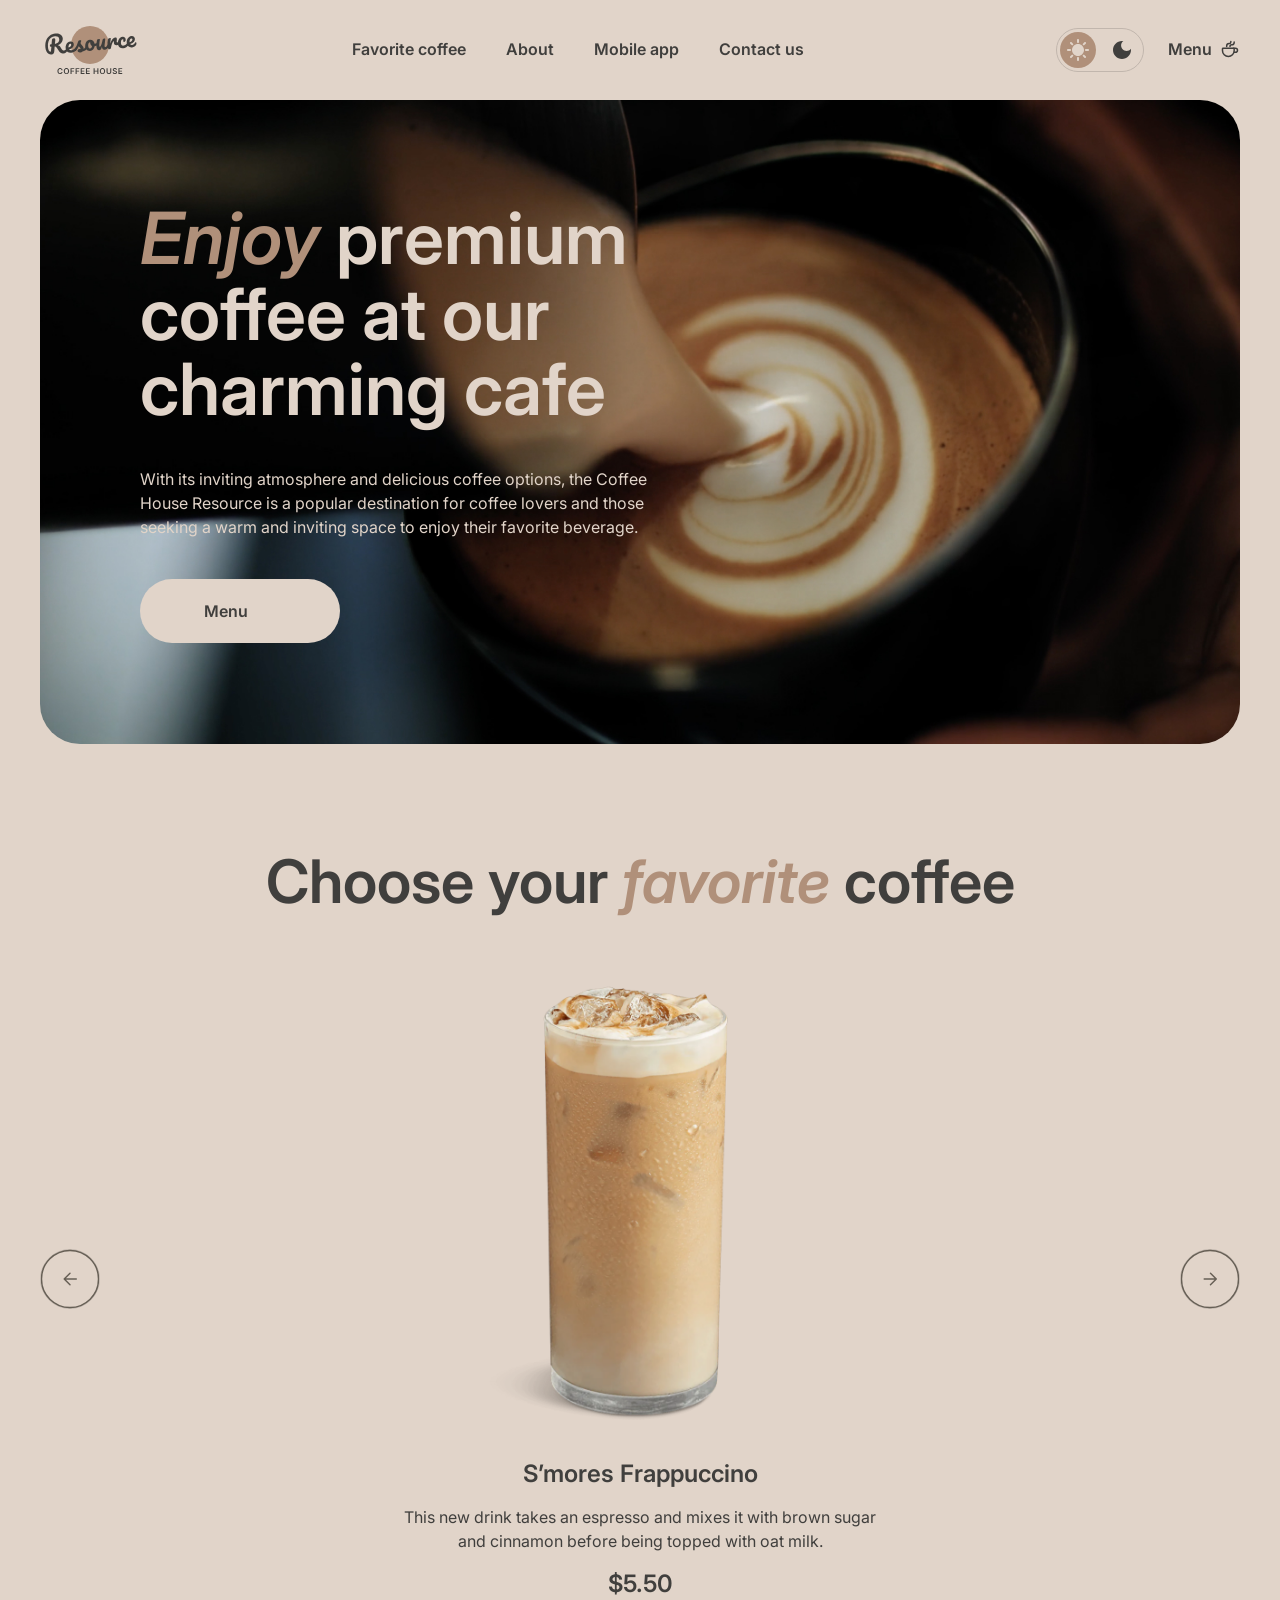
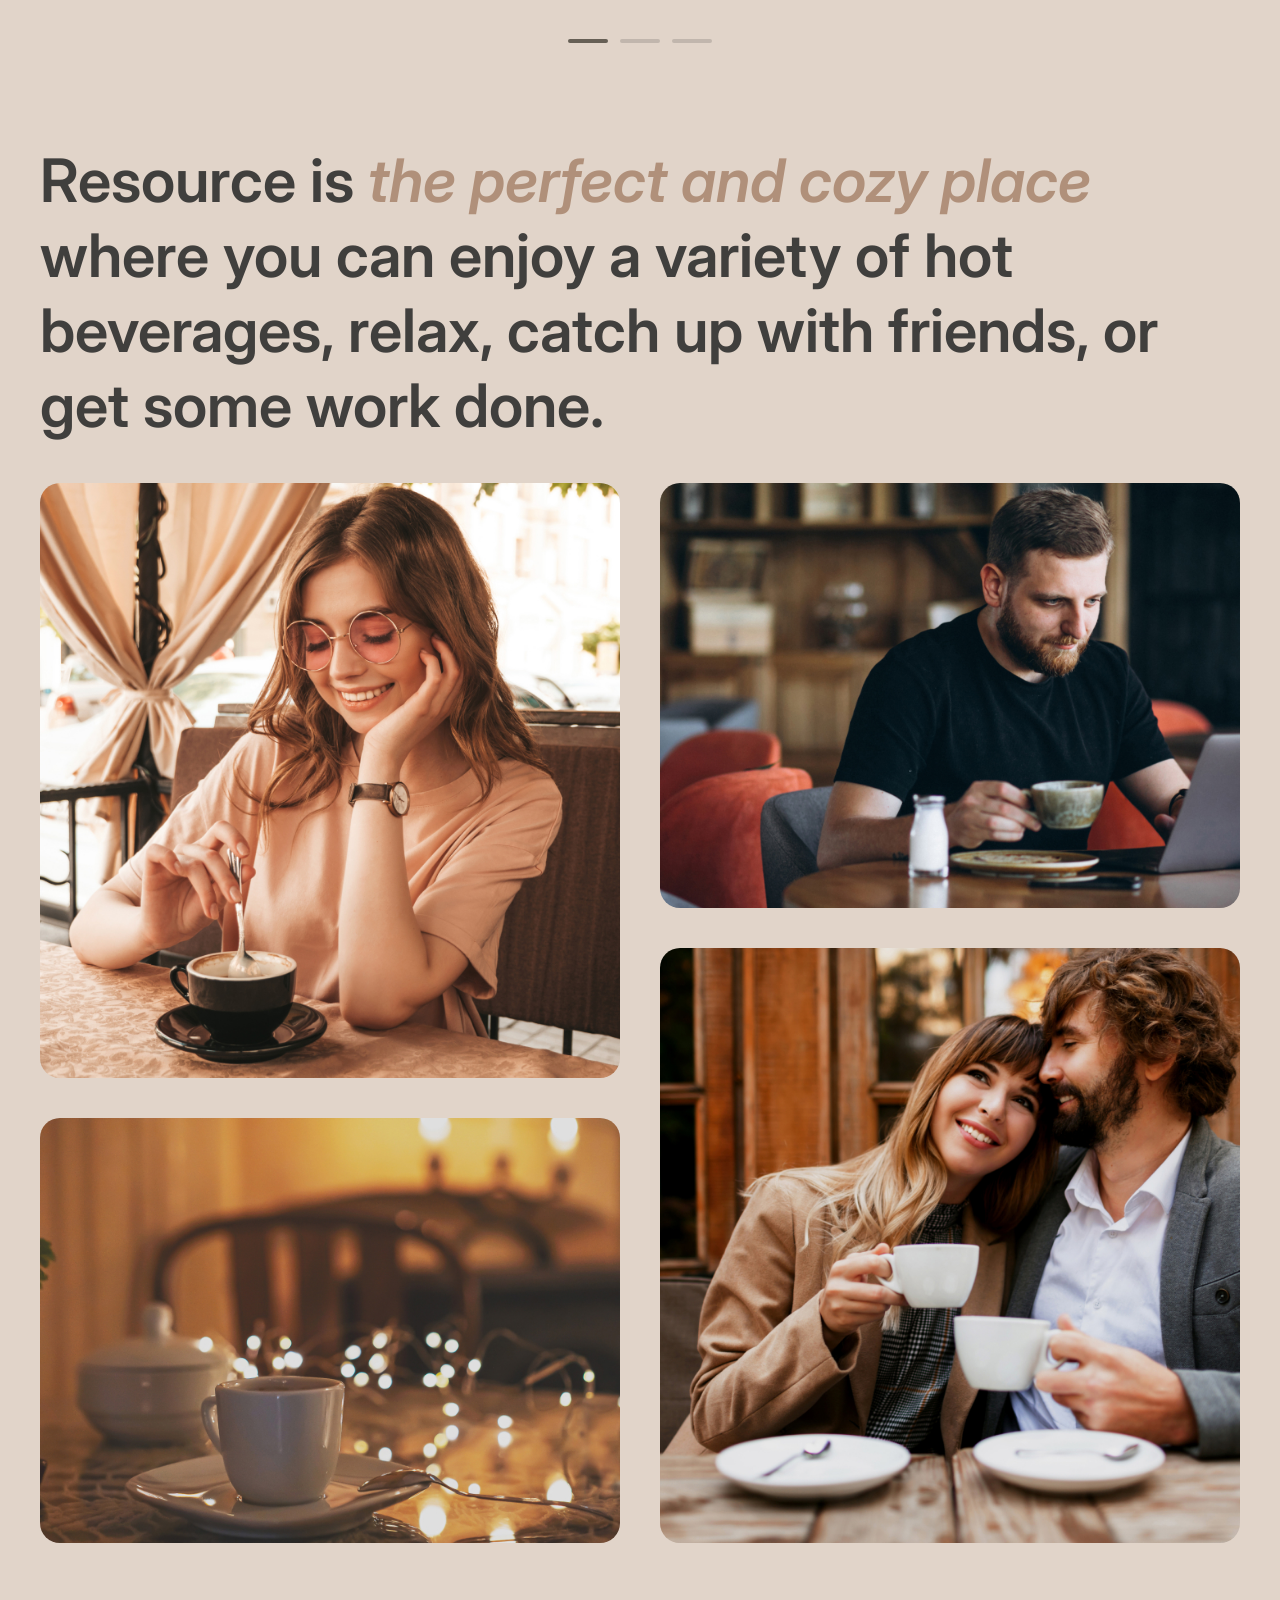
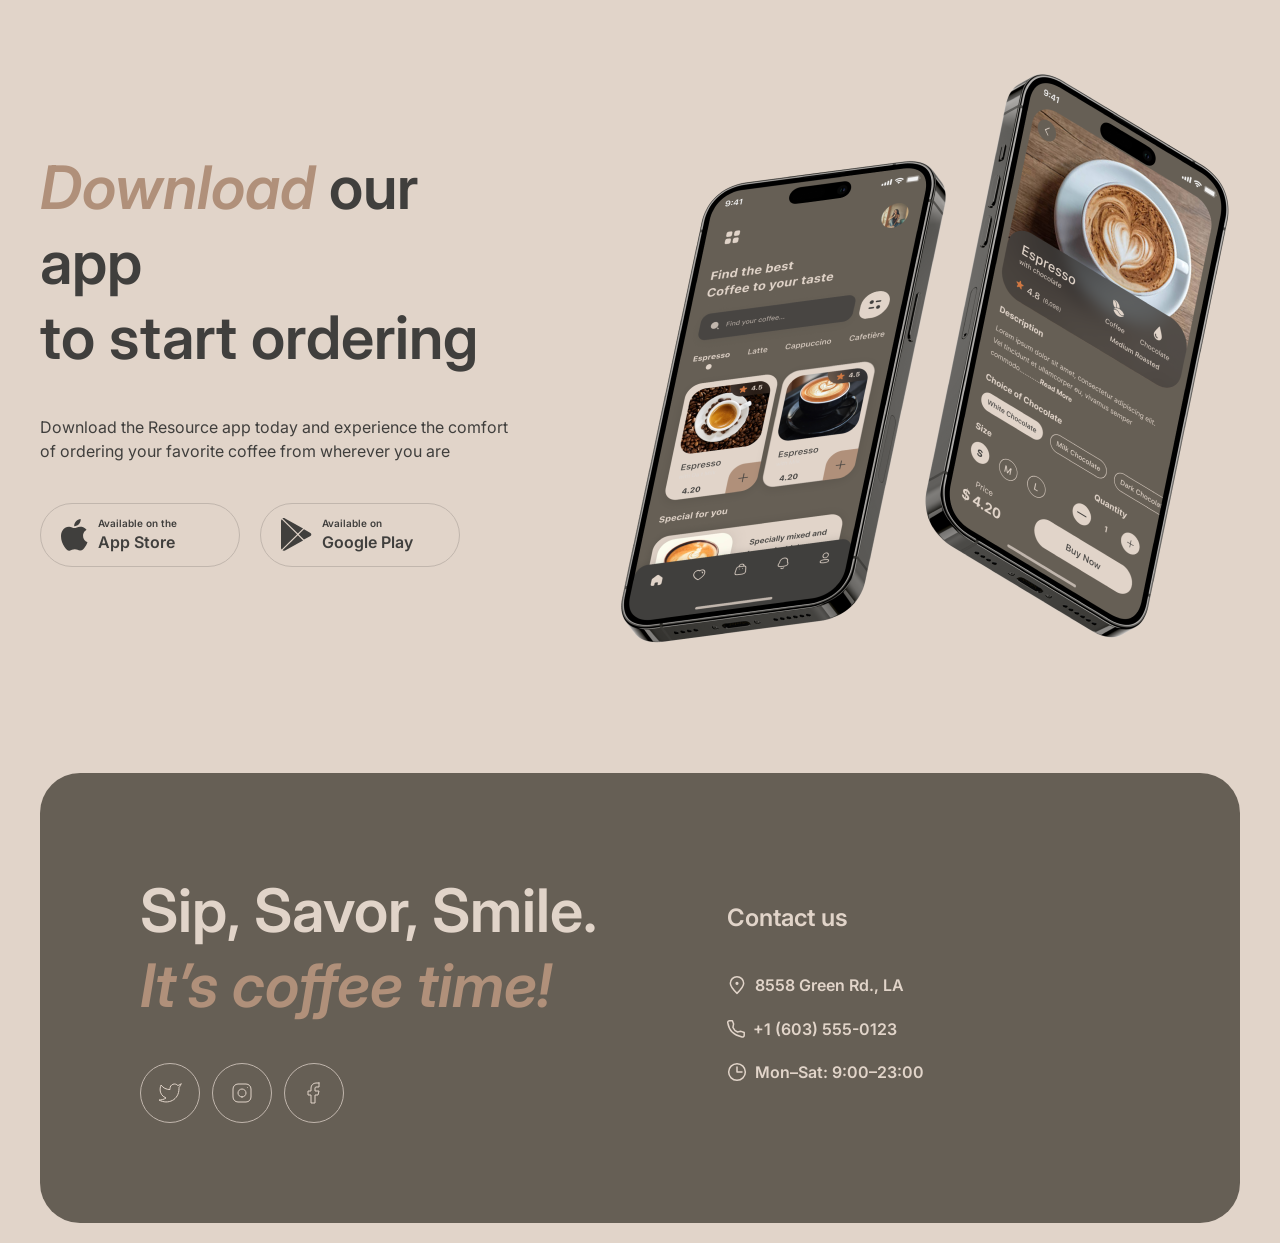
<file: index.html>
<!doctype html>
<html lang="ru" data-theme="light">
  <head>
    <meta charset="UTF-8" />
    <meta name="viewport" content="width=device-width, initial-scale=1.0" />
    <title>Coffee House</title>
    <script src="./js/script.js"></script>
    <script type="module" src="./js/slider.js"></script>
    <link
      href="https://fonts.googleapis.com/css2?family=Inter:wght@400;600&family=Playfair+Display:ital,wght@1,500;1,600&display=swap"
      rel="stylesheet"
    />
    <link rel="stylesheet" href="./css/style.css" />
    <link rel="icon" type="image/svg+xml" href="./img/favicon.svg" />
  </head>
  <body>
    <div class="container">
      <header class="header">
        <div class="header-menu">
          <div class="logo">
            <a href="./index.html">
              <img src="./img/logo.svg" class="light" alt="Coffee House Logo" />
              <img
                src="./img/logo-dark.svg"
                class="dark"
                alt="Coffee House Logo"
              />
            </a>
          </div>

          <nav>
            <ul class="nav">
              <li>
                <a class="link hover" href="#favorite-coffee"
                  >Favorite coffee</a
                >
              </li>
              <li><a class="link hover" href="#about">About</a></li>
              <li><a class="link hover" href="#mobile">Mobile app</a></li>
              <li><a class="link hover" href="#contacts">Contact us</a></li>
            </ul>
          </nav>
          <div class="actions">
            <button
              class="theme-switch"
              id="theme-switch"
              aria-label="Toggle theme"
            >
              <img
                src="./img/Theme-switch.svg"
                class="light"
                alt="switch"
                aria-hidden="true"
              />
              <img
                src="./img/dark-border-primary.svg"
                class="dark"
                alt="switch"
                aria-hidden="true"
              />
            </button>
            <a href="./menu.html" class="coffee-menu hover">
              <span>Menu</span>
              <img
                src="./img/coffee-cup.svg"
                class="light"
                alt="Menu"
                aria-hidden="true"
              />
              <img
                src="./img/coffee-dark.svg"
                class="dark"
                alt="Menu"
                aria-hidden="true"
              />
            </a>
            <div
              class="coffee-menu-burger"
              id="burger-btn"
            >
              <span></span>
              <span></span>
            </div>
          </div>
        </div>
      </header>

      <main>
        <section class="hero">
          <div class="offer">
            <h1 class="offer-title">
              <span class="offer-accent">Enjoy</span> premium coffee at our
              charming cafe
            </h1>
            <p class="offer__content">
              With its inviting atmosphere and delicious coffee options, the
              Coffee House Resource is a popular destination for coffee lovers
              and those seeking a warm and inviting space to enjoy their
              favorite beverage.
            </p>
            <a href="./menu.html" class="menu__btn"
              >Menu
              <img
                src="./img/coffee-cup.svg"
                class="light"
                alt="coffee cup"
                aria-hidden="true"
              />
              <img
                src="./img/coffee-dark.svg"
                class="dark"
                alt="coffee cup"
                aria-hidden="true"
              />
            </a>
          </div>
        </section>

        <section class="slider-wrapper" id="favorite-coffee">
          <h2 class="slider-title">
            Choose your <span class="slider-accent">favorite</span> coffee
          </h2>

          <div class="slider">
            <button class="nav-button prev">
              <svg
                width="60"
                height="60"
                viewBox="0 0 60 60"
                fill="none"
                xmlns="http://www.w3.org/2000/svg"
              >
                <rect
                  x="0.5"
                  y="0.5"
                  width="59"
                  height="59"
                  rx="29.5"
                  stroke="#665F55"
                />
                <path
                  d="M36.5 30H24M30 36L24 30L30 24"
                  stroke="#403F3D"
                  stroke-linecap="round"
                  stroke-linejoin="round"
                />
              </svg>
            </button>

            <div class="slider-viewport">
              <div class="slider-track" id="sliderTrack"></div>
            </div>

            <button class="nav-button next">
              <svg
                width="60"
                height="60"
                viewBox="0 0 60 60"
                fill="none"
                xmlns="http://www.w3.org/2000/svg"
              >
                <rect
                  x="0.5"
                  y="0.5"
                  width="59"
                  height="59"
                  rx="29.5"
                  stroke="#665F55"
                />
                <path
                  d="M24 30H36.5M30.5 36L36.5 30L30.5 24"
                  stroke="#403F3D"
                  stroke-linecap="round"
                  stroke-linejoin="round"
                />
              </svg>
            </button>
          </div>
          <div class="pagination"></div>
        </section>

        <section class="about" id="about">
          <h2 class="about-title">
            Resource is
            <span class="about-accent">the perfect and cozy place</span> where
            you can enjoy a variety of hot beverages, relax, catch up with
            friends, or get some work done.
          </h2>

          <div class="about__images">
            <div class="about__column">
              <div class="about__img-wrapper tall">
                <img
                  src="./img/about-1.jpg"
                  alt="Coffee about-1"
                  class="about__img"
                />
              </div>
              <div class="about__img-wrapper short">
                <img
                  src="./img/about-2.jpg"
                  alt="Coffee about-2"
                  class="about__img"
                />
              </div>
            </div>

            <div class="about__column">
              <div class="about__img-wrapper short">
                <img
                  src="./img/about-3.jpg"
                  alt="Coffee about-3"
                  class="about__img"
                />
              </div>
              <div class="about__img-wrapper tall">
                <img
                  src="./img/about-4.jpg"
                  alt="Coffee about-4"
                  class="about__img"
                />
              </div>
            </div>
          </div>
        </section>
        <section class="download" id="mobile">
          <div class="download__content">
            <h2 class="download-title">
              <span class="download-accent">Download</span> our app <br />
              to start ordering
            </h2>
            <p class="download__description">
              Download the Resource app today and experience the comfort of
              ordering your favorite coffee from wherever you are
            </p>

            <div class="download__buttons">
              <a href="#" target="_blank" class="btn-app">
                <svg
                  width="27"
                  height="32"
                  viewBox="0 0 27 32"
                  fill="none"
                  xmlns="http://www.w3.org/2000/svg"
                >
                  <path
                    d="M22.0578 16.8306C22.021 12.8323 25.4156 10.8871 25.5708 10.7966C23.6483 8.06361 20.6684 7.69021 19.6213 7.66043C17.1185 7.40364 14.6909 9.12057 13.4159 9.12057C12.1156 9.12057 10.1523 7.68524 8.03638 7.72742C5.31352 7.76836 2.76624 9.30541 1.36919 11.6922C-1.51399 16.5589 0.636305 23.7107 3.39861 27.6446C4.7804 29.5711 6.39503 31.7223 8.50843 31.6466C10.576 31.5635 11.3483 30.3614 13.8435 30.3614C16.3157 30.3614 17.0409 31.6466 19.1963 31.5982C21.4153 31.5635 22.8124 29.6629 24.1458 27.719C25.7426 25.5108 26.3839 23.3361 26.4093 23.2245C26.3572 23.2071 22.0998 21.6229 22.0578 16.8306Z"
                    fill="currentColor"
                  />
                  <path
                    d="M17.9863 5.07263C19.0983 3.71671 19.8592 1.872 19.648 0C18.0384 0.0694711 16.0256 1.08549 14.8664 2.41164C13.8409 3.58025 12.9248 5.49566 13.1615 7.29695C14.9695 7.42845 16.8259 6.40747 17.9863 5.07263Z"
                    fill="currentColor"
                  />
                </svg>

                <div class="btn-app__text">
                  <span class="btn-app__subtitle">Available on the</span>
                  <span class="btn-app__title">App Store</span>
                </div>
              </a>
              <a
                href="#"
                target="_blank"
                rel="noopener noreferrer"
                class="btn-app"
              >
                <svg
                  width="31"
                  height="33"
                  viewBox="0 0 31 33"
                  fill="none"
                  xmlns="http://www.w3.org/2000/svg"
                >
                  <path
                    d="M0.572202 1.40292C0.209755 1.77285 0 2.34879 0 3.09466V29.6994C0 30.4452 0.209755 31.0212 0.572202 31.3911L0.661658 31.4723L15.9523 16.5699V16.2181L0.661658 1.31571L0.572202 1.40292Z"
                    fill="currentColor"
                  />
                  <path
                    d="M22.894 21.5399L17.8027 16.57V16.2181L22.9001 11.2481L23.0143 11.3128L29.0509 14.6617C30.7737 15.6121 30.7737 17.176 29.0509 18.1324L23.0143 21.4753L22.894 21.5399V21.5399Z"
                    fill="currentColor"
                  />
                  <path
                    d="M22.0897 22.4007L16.8781 17.3195L1.49805 32.3166C2.07025 32.903 3.00336 32.9737 4.06448 32.3872L22.0897 22.4007"
                    fill="currentColor"
                  />
                  <path
                    d="M22.0897 10.3875L4.06448 0.400992C3.00336 -0.179462 2.07025 -0.108787 1.49805 0.477683L16.8781 15.4688L22.0897 10.3875Z"
                    fill="currentColor"
                  />
                </svg>
                <div class="btn-app__text">
                  <span class="btn-app__subtitle">Available on</span>
                  <span class="btn-app__title">Google Play</span>
                </div>
              </a>
            </div>
          </div>

          <div class="download__img-wrapper">
            <img
              src="./img/mobile-screens.png"
              alt="Coffee House Mobile App"
              class="download__img"
            />
          </div>
        </section>
      </main>
      <footer class="footer" id="contacts">
        <div class="footer__container">
          <div class="footer__offer">
            <h2 class="footer-title">
              Sip, Savor, Smile. <br />
              <span class="footer-accent">It’s coffee time!</span>
            </h2>

            <div class="footer__socials">
              <a href="https://twitter.com" target="_blank" class="social-link">
                <img src="./img/tw.svg" alt="twitter" />
              </a>
              <a
                href="https://instagram.com"
                target="_blank"
                class="social-link"
              >
                <img src="./img/in.svg" alt="instagram" />
              </a>
              <a
                href="https://facebook.com"
                target="_blank"
                class="social-link"
              >
                <img src="./img/fb.svg" alt="facebook" />
              </a>
            </div>
          </div>

          <div class="footer__contacts">
            <h3 class="footer__subtitle">Contact us</h3>

            <ul class="footer__list">
              <li>
                <a
                  href="https://maps.google.com"
                  target="_blank"
                  class="footer__link hover"
                >
                  <img src="./img/pin-alt.svg" alt="maps" />
                  <span>8558 Green Rd., LA</span>
                </a>
              </li>
              <li>
                <a href="tel:+16035550123" class="footer__link hover">
                  <img src="./img/tel.svg" alt="tel" />
                  <span>+1 (603) 555-0123</span>
                </a>
              </li>
              <li>
                <div class="footer__link">
                  <img src="./img/clock.svg" alt="clock" />
                  <span>Mon–Sat: 9:00–23:00</span>
                </div>
              </li>
            </ul>
          </div>
        </div>
      </footer>
    </div>
  </body>
</html>
</file>
<file: css/style.css>
@import url("reset.css");
@import url("variables.css");
@import url("header.css");
@import url("slider.css");
@import url("about.css");
@import url("download.css");
@import url("footer.css");
@import url("menu.css");
@import url("modal.css");



body {
  background-color: var(--bg-page);
  color: var(--text-primary);
  line-height: 1.5;
}

.container {
  max-width: 1440px;
  min-width: 380px;
  margin: 0 auto;
  padding: 20px 40px;
}

@media (max-width: 480px) {
  .container {
    padding: 20px 16px;
  }
}
</file>
